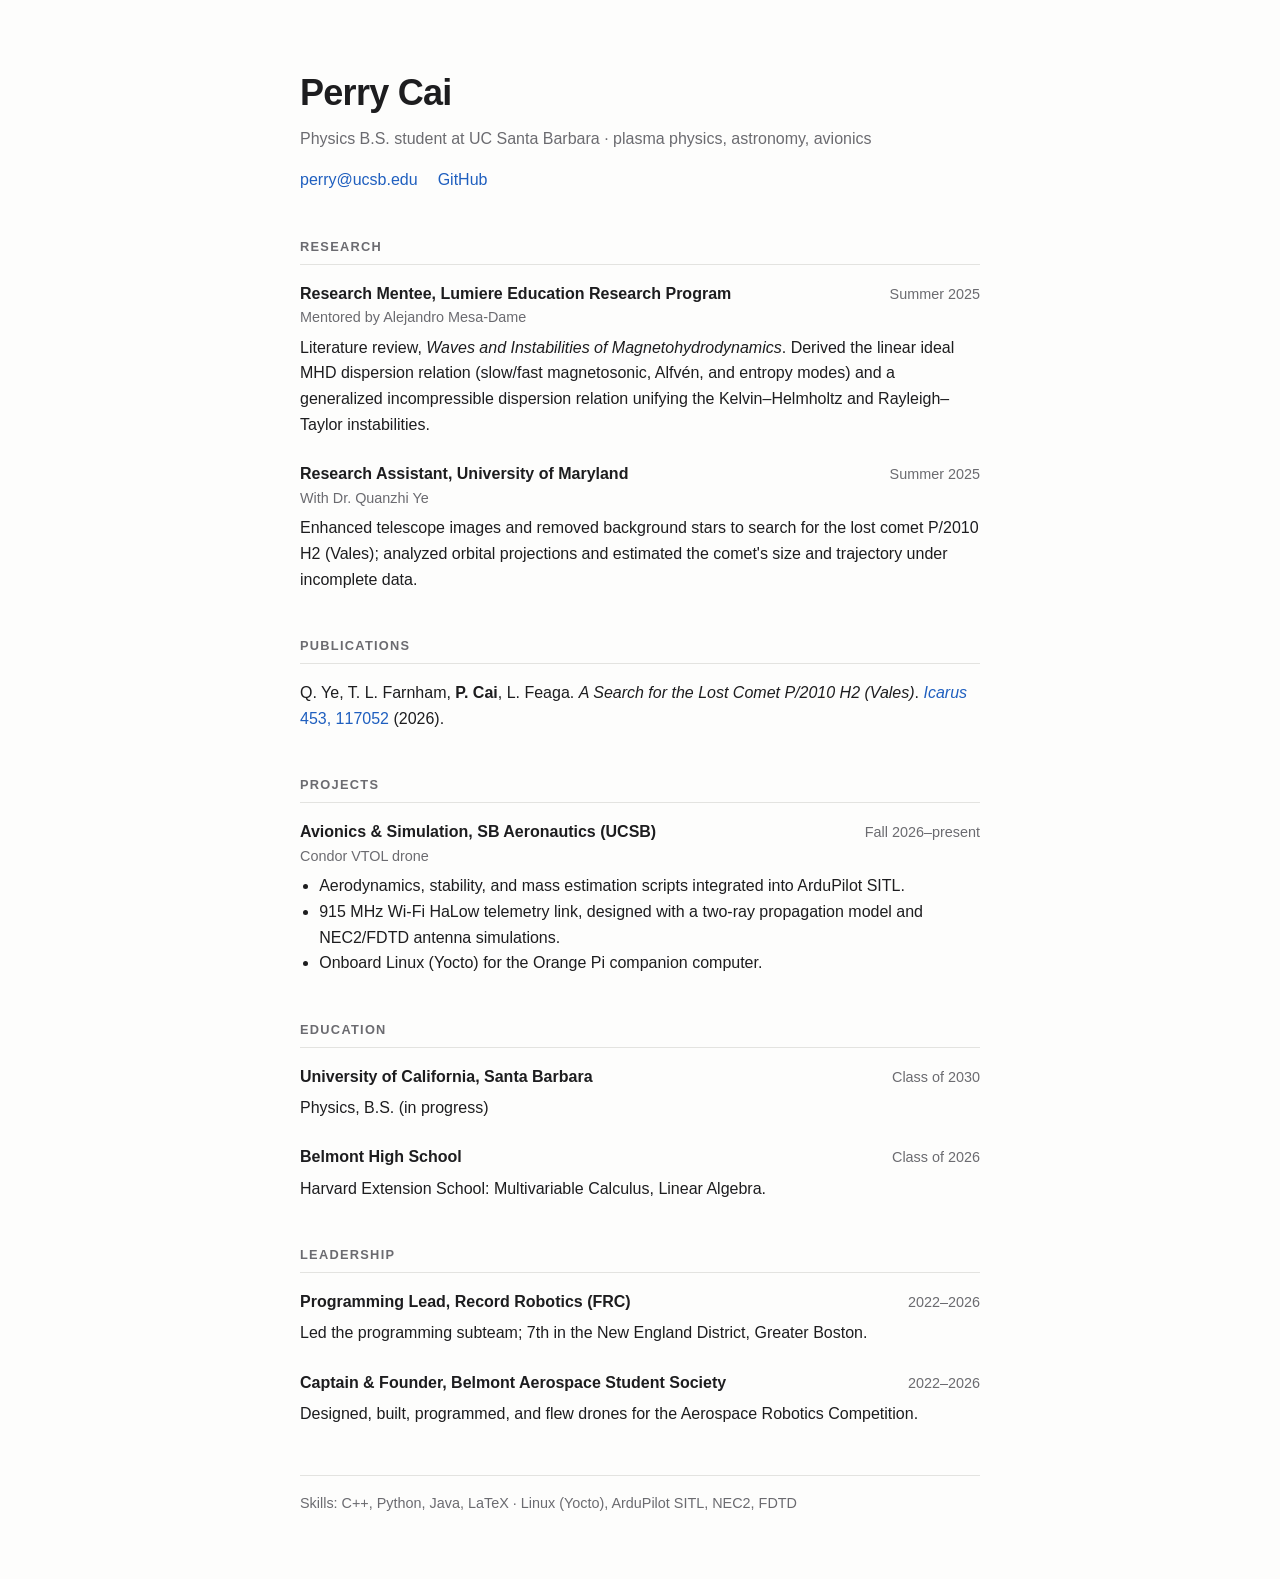
<file: index.html>
<!doctype html>
<html lang="en">
<head>
<meta charset="utf-8">
<meta name="viewport" content="width=device-width, initial-scale=1">
<title>Perry Cai</title>
<meta name="description" content="Perry Cai — physics student at UC Santa Barbara.">
<link rel="stylesheet" href="style.css">
</head>
<body>
<main>
  <header>
    <h1>Perry Cai</h1>
    <p class="tagline">Physics B.S. student at UC Santa Barbara · plasma physics, astronomy, avionics</p>
    <nav>
      <a href="mailto:perry@ucsb.edu">perry@ucsb.edu</a>
      <a href="https://github.com/Person-26">GitHub</a>
    </nav>
  </header>

  <section>
    <h2>Research</h2>
    <article>
      <div class="row"><h3>Research Mentee, Lumiere Education Research Program</h3><span>Summer 2025</span></div>
      <p class="sub">Mentored by Alejandro Mesa-Dame</p>
      <p>Literature review, <em>Waves and Instabilities of Magnetohydrodynamics</em>. Derived the linear ideal MHD dispersion relation (slow/fast magnetosonic, Alfvén, and entropy modes) and a generalized incompressible dispersion relation unifying the Kelvin–Helmholtz and Rayleigh–Taylor instabilities.</p>
    </article>
    <article>
      <div class="row"><h3>Research Assistant, University of Maryland</h3><span>Summer 2025</span></div>
      <p class="sub">With Dr. Quanzhi Ye</p>
      <p>Enhanced telescope images and removed background stars to search for the lost comet P/2010 H2 (Vales); analyzed orbital projections and estimated the comet's size and trajectory under incomplete data.</p>
    </article>
  </section>

  <section>
    <h2>Publications</h2>
    <p>Q. Ye, T. L. Farnham, <strong>P. Cai</strong>, L. Feaga. <em>A Search for the Lost Comet P/2010 H2 (Vales)</em>. <a href="https://doi.org/10.1016/j.icarus.2026.117052"><em>Icarus</em> 453, 117052</a> (2026).</p>
  </section>

  <section>
    <h2>Projects</h2>
    <article>
      <div class="row"><h3>Avionics &amp; Simulation, SB Aeronautics (UCSB)</h3><span>Fall 2026–present</span></div>
      <p class="sub">Condor VTOL drone</p>
      <ul>
        <li>Aerodynamics, stability, and mass estimation scripts integrated into ArduPilot SITL.</li>
        <li>915 MHz Wi-Fi HaLow telemetry link, designed with a two-ray propagation model and NEC2/FDTD antenna simulations.</li>
        <li>Onboard Linux (Yocto) for the Orange Pi companion computer.</li>
      </ul>
    </article>
  </section>

  <section>
    <h2>Education</h2>
    <article>
      <div class="row"><h3>University of California, Santa Barbara</h3><span>Class of 2030</span></div>
      <p>Physics, B.S. (in progress)</p>
    </article>
    <article>
      <div class="row"><h3>Belmont High School</h3><span>Class of 2026</span></div>
      <p>Harvard Extension School: Multivariable Calculus, Linear Algebra.</p>
    </article>
  </section>

  <section>
    <h2>Leadership</h2>
    <article>
      <div class="row"><h3>Programming Lead, Record Robotics (FRC)</h3><span>2022–2026</span></div>
      <p>Led the programming subteam; 7th in the New England District, Greater Boston.</p>
    </article>
    <article>
      <div class="row"><h3>Captain &amp; Founder, Belmont Aerospace Student Society</h3><span>2022–2026</span></div>
      <p>Designed, built, programmed, and flew drones for the Aerospace Robotics Competition.</p>
    </article>
  </section>

  <footer>Skills: C++, Python, Java, LaTeX · Linux (Yocto), ArduPilot SITL, NEC2, FDTD</footer>
</main>
</body>
</html>
</file>
<file: style.css>
:root { --bg:#fdfdfc; --fg:#1d1d1f; --muted:#6b6b70; --rule:#e3e3e0; --link:#1f5fbf; color-scheme: light; }
@media (prefers-color-scheme: dark) {
  :root { --bg:#141416; --fg:#e8e8ea; --muted:#9a9aa0; --rule:#2c2c30; --link:#7fb0ff; color-scheme: dark; }
}
* { box-sizing: border-box; }
body { margin:0; background:var(--bg); color:var(--fg);
  font: 16px/1.6 -apple-system, BlinkMacSystemFont, "Segoe UI", Roboto, Helvetica, Arial, sans-serif; }
main { max-width: 720px; margin: 0 auto; padding: 4rem 1.25rem; }
h1 { font-size: 2.25rem; margin: 0; letter-spacing: -0.02em; }
.tagline { color: var(--muted); margin: .25rem 0 1rem; }
nav { display:flex; flex-wrap:wrap; gap: 1.25rem; }
a { color: var(--link); text-decoration: none; }
a:hover { text-decoration: underline; }
section { margin-top: 2.75rem; }
h2 { font-size: .8rem; text-transform: uppercase; letter-spacing: .1em; color: var(--muted);
  border-bottom: 1px solid var(--rule); padding-bottom: .4rem; margin: 0 0 1rem; }
article { margin-bottom: 1.5rem; }
.row { display:flex; flex-wrap:wrap; justify-content:space-between; gap:.25rem 1rem; align-items:baseline; }
h3 { font-size: 1rem; margin: 0; }
.row span, .sub { color: var(--muted); font-size: .9rem; }
.sub { margin: 0; }
p { margin: .35rem 0; }
ul { margin: .35rem 0; padding-left: 1.2rem; }
footer { margin-top: 3rem; padding-top: 1rem; border-top: 1px solid var(--rule); color: var(--muted); font-size: .9rem; }
</file>
